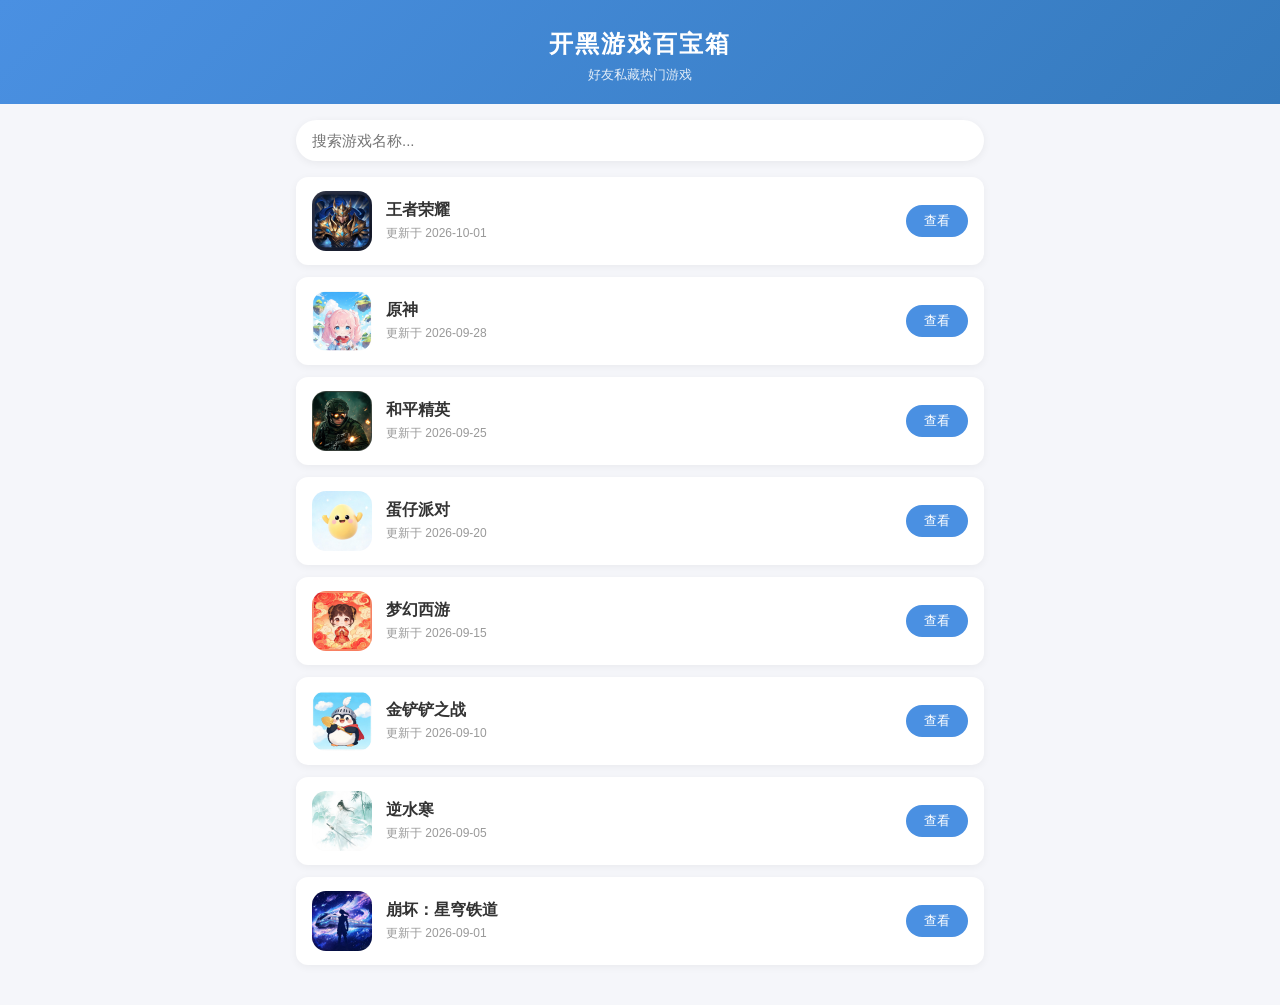
<file: index.html>
<!DOCTYPE html>
<html lang="zh-CN">
<head>
  <meta charset="UTF-8">
  <meta name="viewport" content="width=device-width, initial-scale=1.0">
  <title>开黑游戏百宝箱</title>
  <link rel="stylesheet" href="src/css/style.css">
</head>
<body>
  <div class="header">
    <h1>开黑游戏百宝箱</h1>
    <p>好友私藏热门游戏</p>
  </div>

  <div class="container">
    <div class="search-bar">
      <input type="text" id="searchInput" placeholder="搜索游戏名称...">
    </div>
    <div class="game-list" id="gameList"></div>
  </div>

  <script src="src/js/data.js"></script>
  <script>
    const listEl = document.getElementById("gameList");
    const searchInput = document.getElementById("searchInput");

    function render(list) {
      if (list.length === 0) {
        listEl.innerHTML = '<div class="empty-tip">没有找到相关游戏</div>';
        return;
      }
      listEl.innerHTML = list.map(game => `
        <a class="game-item" href="detail.html?id=${game.id}">
          <img src="${game.icon}" alt="${game.name}">
          <div class="info">
            <h3>${game.name}</h3>
            <p>更新于 ${game.updateDate}</p>
          </div>
          <span class="view-btn">查看</span>
        </a>
      `).join("");
    }

    searchInput.addEventListener("input", () => {
      const keyword = searchInput.value.trim();
      render(games.filter(g => g.name.includes(keyword)));
    });

    render(games);
  </script>
</body>
</html>
</file>
<file: src/css/style.css>
* {
  margin: 0;
  padding: 0;
  box-sizing: border-box;
}

body {
  font-family: -apple-system, BlinkMacSystemFont, "Segoe UI", "PingFang SC",
    "Hiragino Sans GB", "Microsoft YaHei", sans-serif;
  background: #f5f6fa;
  color: #333;
}

.container {
  max-width: 720px;
  margin: 0 auto;
  padding: 0 16px 40px;
}

/* 顶部标题区 */
.header {
  background: linear-gradient(135deg, #4a90e2, #357abd);
  color: #fff;
  padding: 28px 16px 20px;
  text-align: center;
}

.header h1 {
  font-size: 24px;
  letter-spacing: 2px;
}

.header p {
  margin-top: 6px;
  font-size: 13px;
  opacity: 0.85;
}

/* 搜索栏 */
.search-bar {
  margin: 16px 0;
}

.search-bar input {
  width: 100%;
  padding: 12px 16px;
  border: none;
  border-radius: 24px;
  font-size: 15px;
  background: #fff;
  box-shadow: 0 2px 8px rgba(0, 0, 0, 0.06);
  outline: none;
}

/* 游戏列表 */
.game-list {
  display: flex;
  flex-direction: column;
  gap: 12px;
}

.game-item {
  display: flex;
  align-items: center;
  background: #fff;
  border-radius: 12px;
  padding: 14px 16px;
  box-shadow: 0 2px 8px rgba(0, 0, 0, 0.05);
  text-decoration: none;
  color: inherit;
  transition: transform 0.15s, box-shadow 0.15s;
}

.game-item:hover {
  transform: translateY(-2px);
  box-shadow: 0 4px 14px rgba(0, 0, 0, 0.1);
}

.game-item img {
  width: 60px;
  height: 60px;
  border-radius: 14px;
  flex-shrink: 0;
  object-fit: cover;
}

.game-item .info {
  flex: 1;
  margin-left: 14px;
  min-width: 0;
}

.game-item .info h3 {
  font-size: 16px;
  margin-bottom: 4px;
}

.game-item .info p {
  font-size: 12px;
  color: #999;
}

.game-item .view-btn {
  flex-shrink: 0;
  background: #4a90e2;
  color: #fff;
  font-size: 13px;
  padding: 7px 18px;
  border-radius: 18px;
}

.empty-tip {
  text-align: center;
  color: #999;
  font-size: 14px;
  padding: 40px 0;
}

/* 详情页 */
.detail-nav {
  padding: 14px 0;
}

.back-btn {
  display: inline-block;
  color: #4a90e2;
  text-decoration: none;
  font-size: 15px;
}

.detail-card {
  background: #fff;
  border-radius: 14px;
  padding: 28px 20px;
  box-shadow: 0 2px 8px rgba(0, 0, 0, 0.05);
  text-align: center;
}

.detail-card .game-icon {
  width: 96px;
  height: 96px;
  border-radius: 22px;
  object-fit: cover;
  box-shadow: 0 4px 12px rgba(0, 0, 0, 0.12);
}

.detail-card h2 {
  margin-top: 14px;
  font-size: 20px;
}

.detail-card .update-date {
  margin-top: 6px;
  font-size: 12px;
  color: #999;
}

.section {
  margin-top: 20px;
  background: #fff;
  border-radius: 14px;
  padding: 20px;
  box-shadow: 0 2px 8px rgba(0, 0, 0, 0.05);
}

.section h3 {
  font-size: 15px;
  color: #666;
  margin-bottom: 14px;
  text-align: center;
}

.section .invite-img {
  display: block;
  width: 240px;
  max-width: 100%;
  margin: 0 auto;
  border-radius: 12px;
  border: 1px solid #eee;
}

.download-link {
  display: block;
  word-break: break-all;
  text-align: center;
  color: #4a90e2;
  font-size: 14px;
  text-decoration: none;
  padding: 12px;
  background: #f0f6ff;
  border-radius: 10px;
}

.download-btn {
  display: block;
  margin-top: 14px;
  background: #4a90e2;
  color: #fff;
  text-align: center;
  text-decoration: none;
  font-size: 15px;
  padding: 13px 0;
  border-radius: 24px;
}

.not-found {
  text-align: center;
  color: #999;
  padding: 60px 0;
  font-size: 15px;
}
</file>
